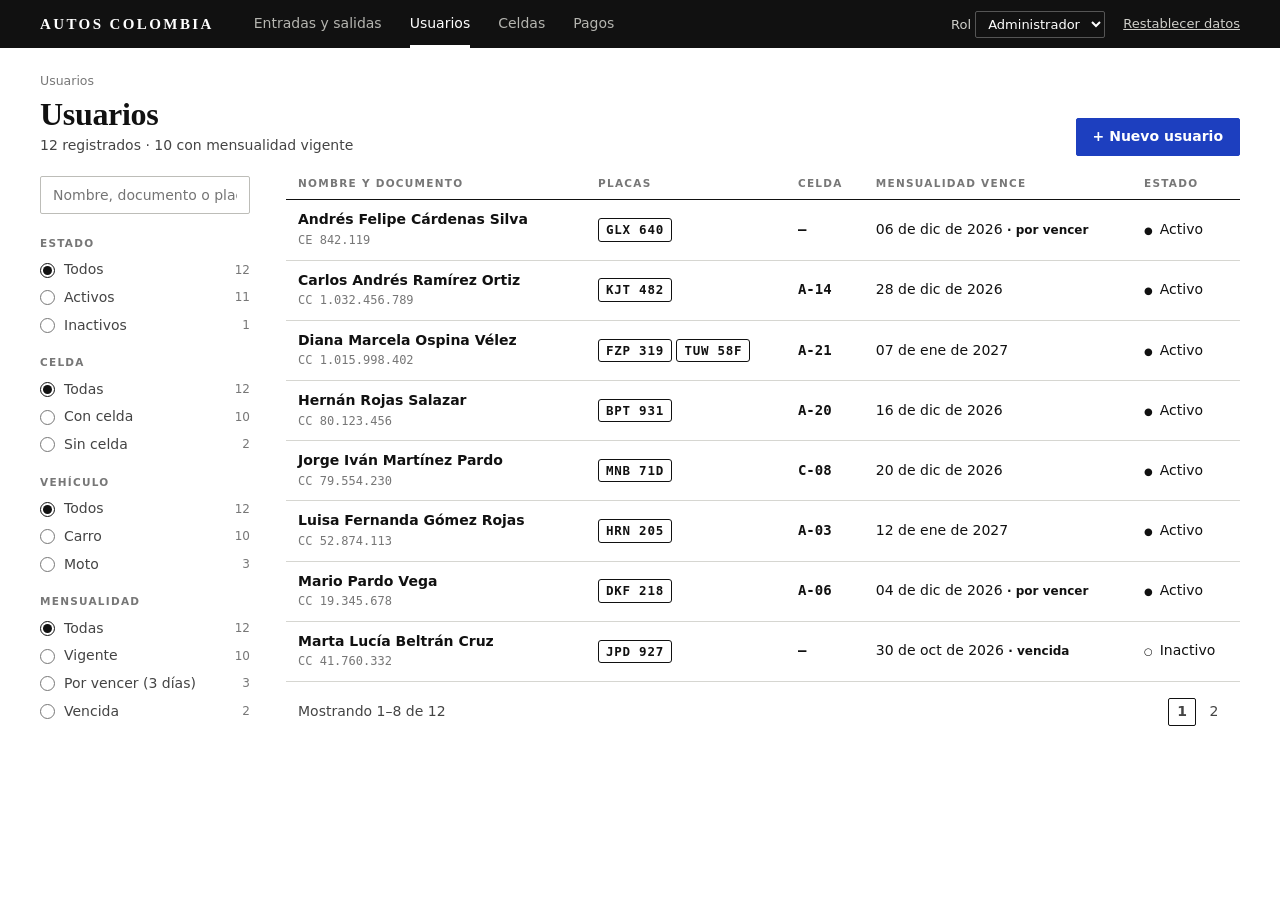
<file: app/index.html>
<!DOCTYPE html>
<html lang="es">
<head>
<meta charset="utf-8">
<meta name="viewport" content="width=device-width,initial-scale=1">
<title>Autos Colombia</title>
<link rel="stylesheet" href="estilos.css">
</head>
<body>
<div id="app"></div>
<div id="modal"></div>
<div id="toasts"></div>
<script src="app.js"></script>
</body>
</html>
</file>
<file: app/estilos.css>
*{box-sizing:border-box;margin:0;padding:0}
:root{--ink:#111;--ink2:#444;--mute:#777;--line:#d6d6d1;--panel:#f5f5f2;--accent:#1d3fbf;--err:#b3261e}
html,body{background:#fff;color:var(--ink);font-family:"Inter","Segoe UI",system-ui,-apple-system,sans-serif;font-size:14px;line-height:1.4}
a{color:inherit;text-decoration:none}
button,input,select,textarea{font:inherit;color:inherit}
button{cursor:pointer}
.mono{font-family:"DejaVu Sans Mono",Consolas,"Courier New",monospace}
.serif{font-family:"Liberation Serif","Times New Roman",Georgia,serif}
.bar{min-height:48px;background:#111;color:#fff;display:flex;align-items:center;padding:0 40px;gap:40px;flex-wrap:wrap}
.word{font-family:"Liberation Serif","Times New Roman",Georgia,serif;font-weight:700;letter-spacing:.16em;font-size:15px;white-space:nowrap}
.tabs{display:flex;gap:28px;height:48px}
.tabs a{display:flex;align-items:center;color:#b5b5b0;border-bottom:3px solid transparent;padding-top:3px;font-weight:500}
.tabs a.on{color:#fff;border-color:#fff}
.tabs a.off{color:#6c6c68;cursor:default}
.user{margin-left:auto;display:flex;align-items:center;gap:18px;color:#d0d0cb;font-size:13px}
.user select{background:#111;border:1px solid #555;color:#fff;padding:4px 8px;border-radius:2px}
.lnk{background:none;border:none;color:#d0d0cb;text-decoration:underline;font-size:13px}
.page{padding:24px 40px 60px;max-width:1440px;margin:0 auto}
.title{display:flex;justify-content:space-between;align-items:flex-end;margin-bottom:20px;gap:16px;flex-wrap:wrap}
h1{font-family:"Liberation Serif","Times New Roman",Georgia,serif;font-size:32px;font-weight:700;letter-spacing:-.01em;line-height:1.05}
h2{font-family:"Liberation Serif","Times New Roman",Georgia,serif;font-size:20px;margin-bottom:12px}
.sub{color:var(--ink2);margin-top:5px}
.crumb{color:var(--mute);font-size:12.5px;margin-bottom:8px}
.btn{display:inline-flex;align-items:center;justify-content:center;gap:8px;border:1.5px solid #111;padding:0 16px;height:38px;background:#fff;font-weight:600;border-radius:2px;white-space:nowrap}
.btn.p{background:var(--accent);border-color:var(--accent);color:#fff}
.btn.s{height:32px;padding:0 12px;font-size:12.5px}
.btn.g{border-color:#bdbdb8;color:var(--ink2)}
.btn:disabled{opacity:.4;cursor:not-allowed}
.lbl{font-size:10.5px;letter-spacing:.12em;text-transform:uppercase;color:var(--mute);font-weight:700;display:block;margin-bottom:6px}
.inp{width:100%;height:38px;border:1.5px solid #bdbdb8;border-radius:2px;padding:0 12px;background:#fff;outline:none}
.inp:focus{border-color:#111;box-shadow:0 0 0 3px #1d3fbf33}
.inp.err{border:2px solid var(--err)}
textarea.inp{height:70px;padding:8px 12px;resize:vertical}
.hint{font-size:12px;color:var(--mute);margin-top:5px}
.hint.e{color:var(--err);font-weight:600}
.grid3{display:grid;grid-template-columns:repeat(3,1fr);gap:16px}
.grid2{display:grid;grid-template-columns:repeat(2,1fr);gap:16px}
.stack{display:flex;flex-direction:column;gap:28px}
table{width:100%;border-collapse:collapse}
th{font-size:10.5px;letter-spacing:.12em;text-transform:uppercase;color:var(--mute);font-weight:700;text-align:left;padding:0 12px 9px;border-bottom:1.5px solid #111}
td{padding:10px 12px;border-bottom:1px solid var(--line);vertical-align:middle}
tr[data-href]{cursor:pointer}
tr[data-href]:hover td{background:var(--panel)}
td b{font-weight:600;display:block}
td small{color:var(--mute);font-size:12px}
.plate{display:inline-block;font-family:"DejaVu Sans Mono",Consolas,"Courier New",monospace;font-weight:700;font-size:12.5px;letter-spacing:.06em;border:1.5px solid #111;border-radius:3px;padding:2px 7px;background:#fff;white-space:nowrap}
.plate.l{font-size:22px;padding:4px 14px;border-width:2.5px;border-radius:5px}
.st{white-space:nowrap;font-weight:500}
.st:before{content:"●";margin-right:7px;font-size:10px}
.st.no:before{content:"○"}
.code{font-family:"DejaVu Sans Mono",Consolas,"Courier New",monospace;font-weight:700}
.split{display:grid;grid-template-columns:210px 1fr;gap:36px}
.chk{display:flex;align-items:center;gap:9px;margin-bottom:8px;color:var(--ink2);cursor:pointer}
.chk input{accent-color:#111;width:15px;height:15px}
.chk em{margin-left:auto;font-style:normal;color:var(--mute);font-size:12px}
.grp{margin-bottom:20px}
.grp .lbl{margin-bottom:10px}
.pag{display:flex;justify-content:space-between;align-items:center;padding:16px 12px;color:var(--ink2)}
.pag div{display:flex;gap:4px}
.pag button{border:1px solid transparent;background:none;min-width:28px;height:28px;border-radius:2px}
.pag button.on{border-color:#111;font-weight:700}
.box{border:1.5px solid #111;border-radius:2px;background:#fff}
.box .h{padding:9px 14px;border-bottom:1px solid var(--line);display:flex;justify-content:space-between;align-items:center}
.box .p{padding:14px}
.kv{display:grid;grid-template-columns:110px 1fr;row-gap:9px}
.kv span{color:var(--mute)}
.kv b{font-weight:600}
.tabs2{display:flex;gap:26px;border-bottom:1px solid var(--line);margin-bottom:16px}
.tabs2 a{padding:0 0 9px;margin-bottom:-1px;border-bottom:3px solid transparent;font-weight:500;color:var(--ink2);cursor:pointer}
.tabs2 a.on{border-color:#111;color:#111;font-weight:700}
.master{display:grid;grid-template-columns:290px 1fr;margin:0;min-height:calc(100vh - 48px)}
.master aside{border-right:1px solid var(--line);padding-top:20px}
.master aside .it{display:block;padding:11px 14px;border-bottom:1px solid var(--line)}
.master aside .it.on{background:var(--panel);border-left:4px solid #111;padding-left:10px}
.master aside .it b{font-weight:600;display:block}
.master aside .it small{color:var(--mute);font-size:11.5px}
.master .det{padding:22px 40px}
.lot{background:#e4e4e0;padding:14px 18px}
.row{display:flex}
.bay{flex:1;min-width:0;height:96px;border-left:3px solid #fff;position:relative;display:flex;flex-direction:column;align-items:center;justify-content:space-between;padding:6px 0;cursor:pointer}
.row .bay:last-child{border-right:3px solid #fff}
.row.t .bay{border-top:3px solid #fff}
.row.b .bay{border-bottom:3px solid #fff;flex-direction:column-reverse}
.bay .c{font-family:"DejaVu Sans Mono",Consolas,"Courier New",monospace;font-weight:700;font-size:11px;background:rgba(255,255,255,.9);padding:1px 4px;border-radius:2px;z-index:2}
.bay.D{background:#f6f6f3}
.bay.A{background:#cdcdc8}
.bay.A .ow{font-family:"DejaVu Sans Mono",Consolas,"Courier New",monospace;font-size:11px;font-weight:700;border:1.5px solid #333;border-radius:3px;padding:0 4px;background:#fff}
.bay.O{background:#dadad6}
.bay.M{background:repeating-linear-gradient(45deg,#b5b5b0 0 2px,#efefec 2px 9px);cursor:default}
.bay.sel{outline:3px solid var(--accent);outline-offset:-3px;z-index:3}
.bay.sel .c{background:var(--accent);color:#fff}
.bay.dim{opacity:.38;cursor:not-allowed}
.car{width:26px;height:46px;background:#1b1b1b;border-radius:9px 9px 6px 6px;position:relative}
.car:before{content:"";position:absolute;left:4px;right:4px;top:10px;height:9px;background:#8a8a85;border-radius:3px}
.car:after{content:"";position:absolute;left:5px;right:5px;bottom:7px;height:6px;background:#666;border-radius:2px}
.aisle{height:52px;position:relative;display:flex;align-items:center;justify-content:space-between;padding:0 6px;color:#555;font-size:11px;font-weight:700;letter-spacing:.1em}
.aisle:before{content:"";position:absolute;left:100px;right:100px;top:50%;border-top:2px dashed #fff}
.sw{display:inline-block;width:18px;height:14px;border:1px solid #888;margin-right:7px;vertical-align:-2px}
.sw.D{background:#f6f6f3}
.sw.A{background:#cdcdc8}
.sw.O{background:#1b1b1b}
.sw.M{background:repeating-linear-gradient(45deg,#b5b5b0 0 2px,#efefec 2px 6px)}
.legend{display:flex;gap:22px;color:var(--ink2);font-size:12.5px;flex-wrap:wrap;margin-top:14px}
.meter{display:flex;height:12px;border:1.5px solid #111;margin:8px 0 18px}
.meter i{display:block;height:100%}
.warn{display:flex;gap:10px;border:1.5px dashed #555;padding:10px 12px;font-size:12.5px;color:var(--ink2)}
.foot{position:fixed;left:0;right:0;bottom:0;min-height:62px;border-top:1.5px solid #111;background:#fff;display:flex;align-items:center;justify-content:space-between;padding:8px 40px;gap:12px;z-index:5}
.foot .acts{display:flex;gap:10px}
.stepn{width:26px;height:26px;border:1.5px solid #111;border-radius:50%;display:inline-grid;place-items:center;font-weight:700;font-size:12.5px;margin-right:10px;background:#111;color:#fff}
.sth{display:flex;align-items:center;margin-bottom:10px;font-weight:700}
.opt{display:flex;align-items:center;gap:10px;padding:10px 12px;border:1.5px solid #bdbdb8;margin-bottom:8px;cursor:pointer;border-radius:2px}
.opt.on{border-color:#111;background:var(--panel)}
.opt em{margin-left:auto;font-style:normal;color:var(--mute);font-size:12.5px}
.vrow{display:grid;grid-template-columns:150px 120px 1fr 1fr auto;gap:14px;align-items:start;padding-bottom:14px;margin-bottom:14px;border-bottom:1px dashed var(--line)}
.vrow .pv{margin-top:8px}
.bar-m{position:relative;height:46px;margin:0 22px}
.bar-m .tr{position:absolute;left:0;right:0;top:22px;height:8px;border:1.5px solid #111}
.bar-m .tr i{display:block;height:100%;background:#111}
.bar-m .hoy{position:absolute;top:0;font-size:11.5px;font-weight:700;transform:translateX(-50%)}
.flash{padding:12px 14px;border:1.5px solid #111;margin-bottom:18px;font-weight:600}
.flash.bad{border-color:var(--err);color:var(--err)}
.ovl{position:fixed;inset:0;background:rgba(0,0,0,.5);display:grid;place-items:center;z-index:50}
.dlg{background:#fff;border:1.5px solid #111;padding:22px;width:min(440px,92vw)}
.dlg p{margin-bottom:18px}
.dact{display:flex;justify-content:flex-end;gap:10px}
#toasts{position:fixed;right:20px;bottom:80px;display:flex;flex-direction:column;gap:8px;z-index:60}
.toast{background:#111;color:#fff;padding:10px 16px;border-radius:2px;max-width:380px;font-weight:500}
.toast.bad{background:var(--err)}
.empty{padding:30px 12px;color:var(--mute)}
.kpis{display:grid;grid-template-columns:repeat(4,1fr);gap:16px;margin-bottom:24px}
.kpi{border:1.5px solid #111;padding:12px 16px;background:#fff}
.kpi b{display:block;font-family:"Liberation Serif","Times New Roman",Georgia,serif;font-size:30px;line-height:1.15;letter-spacing:-.01em}
.kpi small{color:var(--mute);font-size:12px}
.num{text-align:right;font-family:"DejaVu Sans Mono",Consolas,"Courier New",monospace;font-weight:700;white-space:nowrap}
.tach{text-decoration:line-through;color:var(--mute)}
.meses{display:grid;grid-template-columns:repeat(5,1fr);gap:8px}
.meses .opt{margin-bottom:0;justify-content:center;padding:10px 2px;font-weight:600;white-space:nowrap}
.meses .opt input{display:none}
.opt input{accent-color:#111}
.nw{white-space:nowrap}
.tot{display:flex;justify-content:space-between;align-items:baseline;border-top:1.5px solid #111;margin-top:14px;padding-top:12px}
.tot b{font-family:"Liberation Serif","Times New Roman",Georgia,serif;font-size:30px}
.rcb{position:relative;max-width:560px;border:1.5px solid #111;padding:28px 30px;background:#fff}
.rcb.anul{background:#f5f5f2}
.rh{display:flex;justify-content:space-between;align-items:baseline;margin-bottom:4px}
.rr{display:flex;justify-content:space-between;gap:20px;padding:5px 0}
.rr span{color:var(--mute)}
.rr b{font-weight:600;text-align:right}
.sep{border-top:1px dashed #999;margin:12px 0}
.sello{position:absolute;right:26px;top:64px;transform:rotate(-8deg);border:3px solid #111;padding:2px 12px;font-weight:700;letter-spacing:.2em;font-size:20px;background:#fff}
@media print{.bar,.foot,#toasts,.crumb,.title>div:last-child{display:none!important}.page{padding:0}}
@media(max-width:900px){.split,.master,.grid3,.grid2,.kpis{grid-template-columns:1fr}.master{margin:0}.page{padding:20px 16px 90px}.bar{padding:0 16px}.vrow{grid-template-columns:1fr 1fr}}
</file>
